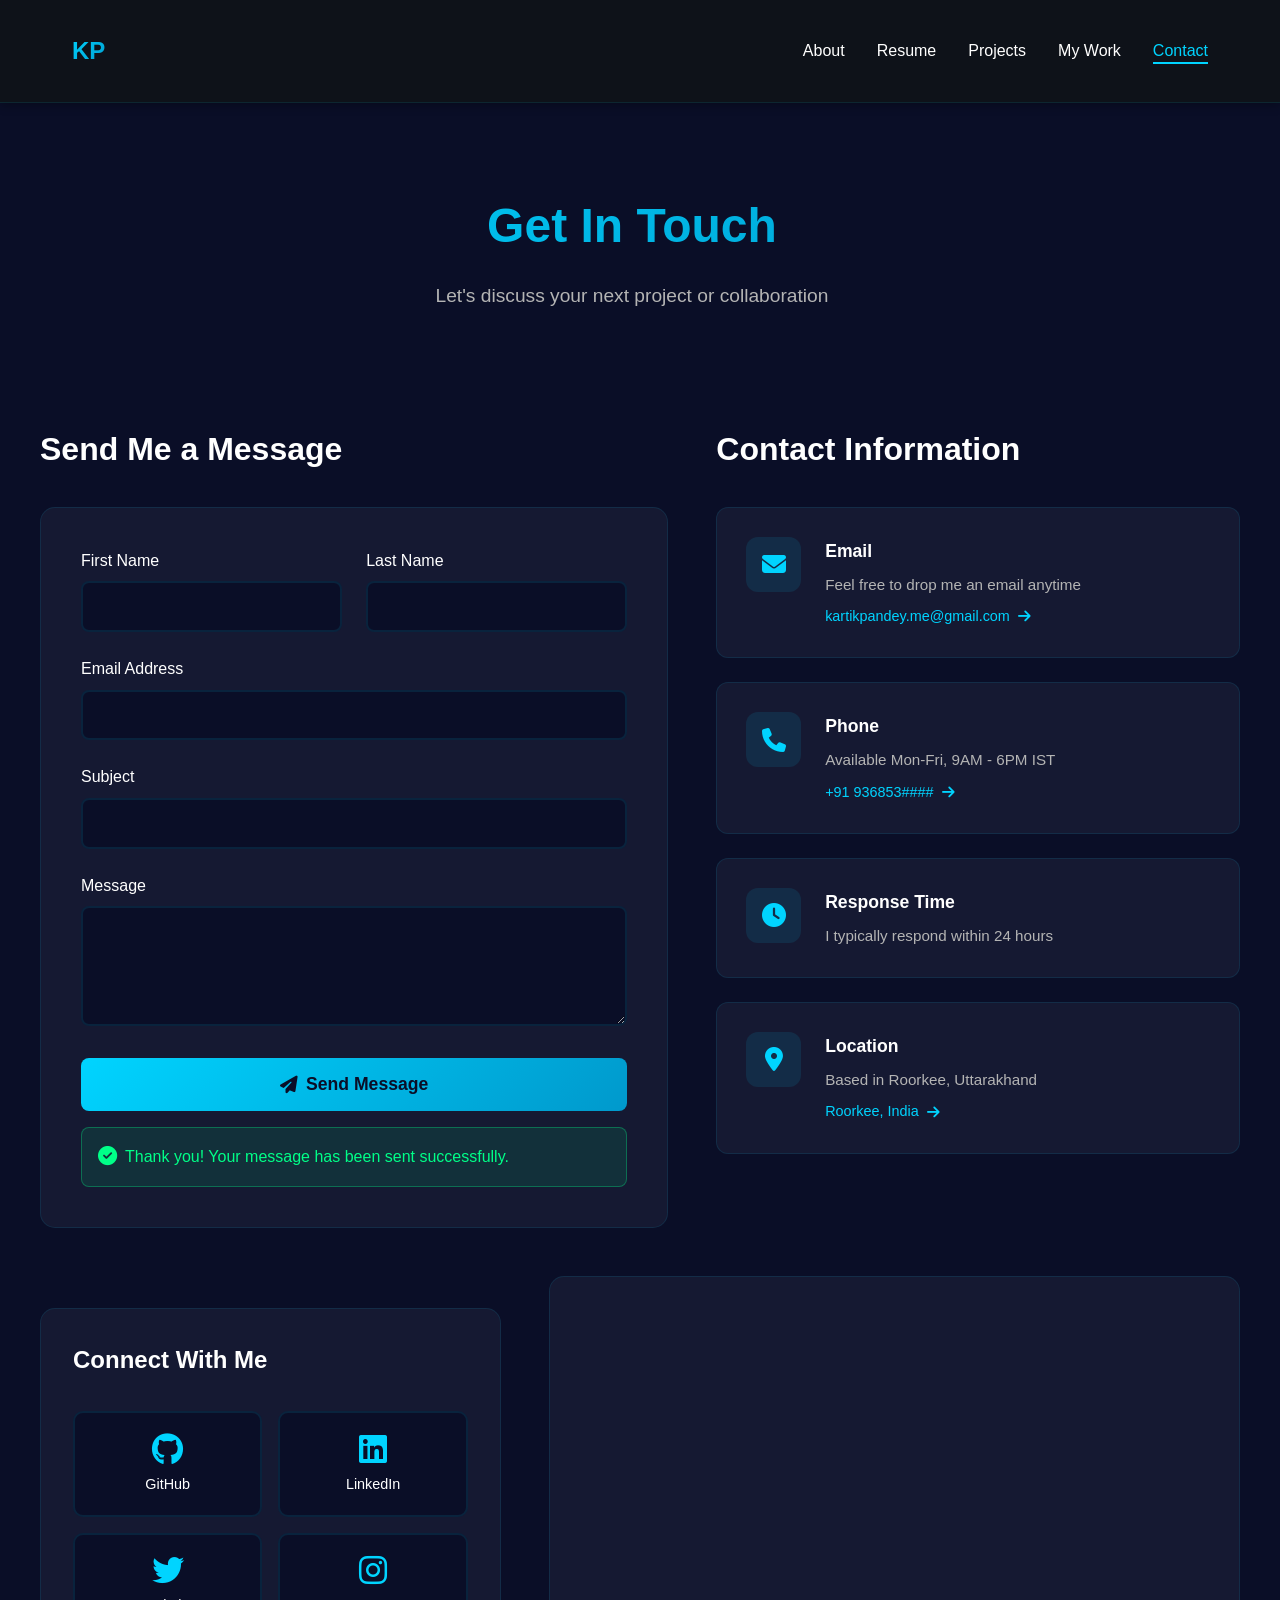
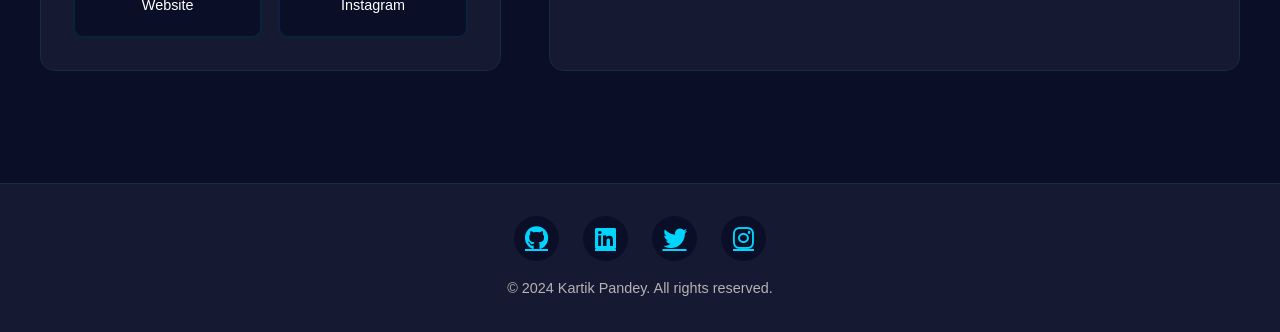
<file: assets/html_files/contact.html>
<!DOCTYPE html>
<html lang="en">
<head>
    <meta charset="UTF-8">
    <meta name="viewport" content="width=device-width, initial-scale=1.0">
    <title>Contact - Kartik Pandey</title>
    <link rel="stylesheet" href="../styles/contact-style.css">
    <link rel="stylesheet" href="../styles/style.css">
    <link rel="stylesheet" href="https://cdnjs.cloudflare.com/ajax/libs/font-awesome/6.4.0/css/all.min.css">
    <style>
        :root {
            --primary-color: #00d4ff;
            --secondary-color: #0099cc;
            --bg-dark: #0a0e27;
            --bg-light: #151932;
            --text-primary: #ffffff;
            --text-secondary: #b4b4b4;
            --gradient: linear-gradient(135deg, #00d4ff 0%, #0099cc 100%);
        }

        * {
            margin: 0;
            padding: 0;
            box-sizing: border-box;
        }

        body {
            font-family: 'Segoe UI', Tahoma, Geneva, Verdana, sans-serif;
            background-color: var(--bg-dark);
            color: var(--text-primary);
            line-height: 1.6;
        }

        /* Animations */
        @keyframes fadeInUp {
            from {
                opacity: 0;
                transform: translateY(30px);
            }
            to {
                opacity: 1;
                transform: translateY(0);
            }
        }

        @keyframes fadeIn {
            from {
                opacity: 0;
            }
            to {
                opacity: 1;
            }
        }

        @keyframes slideInLeft {
            from {
                opacity: 0;
                transform: translateX(-30px);
            }
            to {
                opacity: 1;
                transform: translateX(0);
            }
        }

        @keyframes slideInRight {
            from {
                opacity: 0;
                transform: translateX(30px);
            }
            to {
                opacity: 1;
                transform: translateX(0);
            }
        }

        @keyframes scaleIn {
            from {
                opacity: 0;
                transform: scale(0.9);
            }
            to {
                opacity: 1;
                transform: scale(1);
            }
        }

        /* Navigation */
        .main-nav {
            position: fixed;
            top: 0;
            width: 100%;
            background: rgba(15, 20, 25, 0.95);
            backdrop-filter: blur(10px);
            z-index: 1000;
            box-shadow: 0 2px 10px rgba(0, 0, 0, 0.3);
            transition: transform 0.3s ease, background 0.3s ease;
        }

        .main-nav.scrolled {
            background: rgba(10, 14, 39, 0.98);
            box-shadow: 0 4px 20px rgba(0, 0, 0, 0.5);
        }

        .main-nav.hidden {
            transform: translateY(-100%);
        }

        .nav-container {
            max-width: 1200px;
            margin: 0 auto;
            padding: 1rem 2rem;
            display: flex;
            justify-content: space-between;
            align-items: center;
        }

        .logo {
            font-size: 1.5rem;
            font-weight: bold;
            background: var(--gradient);
            -webkit-background-clip: text;
            -webkit-text-fill-color: transparent;
            background-clip: text;
        }

        .nav-menu {
            display: flex;
            list-style: none;
            gap: 2rem;
        }

        .nav-menu a {
            color: var(--text-primary);
            text-decoration: none;
            transition: color 0.3s;
        }

        .nav-menu a:hover,
        .nav-menu a.active {
            color: var(--primary-color);
        }

        .menu-toggle {
            display: none;
            font-size: 1.5rem;
            cursor: pointer;
        }

        /* Contact Header */
        .contact-header {
            padding: 8rem 2rem 4rem;
            text-align: center;
            margin-top: 60px;
        }

        .contact-header h1 {
            font-size: 3rem;
            margin-bottom: 1rem;
            background: var(--gradient);
            -webkit-background-clip: text;
            -webkit-text-fill-color: transparent;
            background-clip: text;
            opacity: 0;
            animation: fadeInUp 0.8s ease-out forwards;
        }

        .contact-header p {
            color: var(--text-secondary);
            font-size: 1.2rem;
            opacity: 0;
            animation: fadeInUp 0.8s ease-out 0.2s forwards;
        }

        /* Contact Container */
        .contact-container {
            padding: 3rem 2rem;
        }

        .contact-grid {
            max-width: 1200px;
            margin: 0 auto;
            display: grid;
            grid-template-columns: 1.2fr 1fr;
            gap: 3rem;
        }

        .form-section,
        .info-section {
            opacity: 0;
        }

        .form-section {
            animation: slideInLeft 0.8s ease-out 0.4s forwards;
        }

        .info-section {
            animation: slideInRight 0.8s ease-out 0.4s forwards;
        }

        .form-section h2,
        .info-section h2 {
            font-size: 2rem;
            margin-bottom: 2rem;
            color: var(--text-primary);
        }

        /* Contact Form */
        .contact-form {
            background: var(--bg-light);
            padding: 2.5rem;
            border-radius: 15px;
            border: 1px solid rgba(0, 212, 255, 0.1);
        }

        .form-row {
            display: grid;
            grid-template-columns: 1fr 1fr;
            gap: 1.5rem;
        }

        .form-group {
            margin-bottom: 1.5rem;
            opacity: 0;
            animation: fadeIn 0.5s ease-out forwards;
        }

        .form-group:nth-child(1) { animation-delay: 0.6s; }
        .form-group:nth-child(2) { animation-delay: 0.7s; }
        .form-group:nth-child(3) { animation-delay: 0.8s; }
        .form-group:nth-child(4) { animation-delay: 0.9s; }
        .form-group:nth-child(5) { animation-delay: 1s; }

        .form-group label {
            display: block;
            margin-bottom: 0.5rem;
            color: var(--text-primary);
            font-weight: 500;
        }

        .form-group input,
        .form-group textarea {
            width: 100%;
            padding: 0.9rem 1.2rem;
            background: var(--bg-dark);
            border: 2px solid rgba(0, 212, 255, 0.1);
            border-radius: 8px;
            color: var(--text-primary);
            font-size: 1rem;
            transition: all 0.3s ease;
            font-family: inherit;
        }

        .form-group input:focus,
        .form-group textarea:focus {
            outline: none;
            border-color: var(--primary-color);
            box-shadow: 0 0 0 4px rgba(0, 212, 255, 0.1);
        }

        .form-group textarea {
            resize: vertical;
            min-height: 120px;
        }

        .submit-btn {
            width: 100%;
            padding: 1rem 2rem;
            background: var(--gradient);
            color: var(--bg-dark);
            border: none;
            border-radius: 8px;
            font-size: 1.1rem;
            font-weight: 600;
            cursor: pointer;
            transition: all 0.3s ease;
            display: flex;
            align-items: center;
            justify-content: center;
            gap: 0.5rem;
            opacity: 0;
            animation: fadeInUp 0.6s ease-out 1.1s forwards;
        }

        .submit-btn:hover {
            transform: translateY(-3px);
            box-shadow: 0 10px 25px rgba(0, 212, 255, 0.3);
        }

        .form-message {
            margin-top: 1rem;
            padding: 1rem;
            border-radius: 8px;
            display: none;
            align-items: center;
            gap: 0.5rem;
        }

        .form-message.success {
            background: rgba(0, 255, 136, 0.1);
            color: #00ff88;
            border: 1px solid rgba(0, 255, 136, 0.3);
        }

        .form-message i {
            font-size: 1.2rem;
        }

        /* Contact Cards */
        .contact-cards {
            display: flex;
            flex-direction: column;
            gap: 1.5rem;
        }

        .contact-card {
            background: var(--bg-light);
            padding: 1.8rem;
            border-radius: 12px;
            border: 1px solid rgba(0, 212, 255, 0.1);
            display: flex;
            align-items: start;
            gap: 1.5rem;
            transition: all 0.3s ease;
            opacity: 0;
            animation: fadeInUp 0.6s ease-out forwards;
        }

        .contact-card:nth-child(1) { animation-delay: 0.6s; }
        .contact-card:nth-child(2) { animation-delay: 0.7s; }
        .contact-card:nth-child(3) { animation-delay: 0.8s; }
        .contact-card:nth-child(4) { animation-delay: 0.9s; }

        .contact-card:hover {
            border-color: var(--primary-color);
            transform: translateX(5px);
        }

        .card-icon {
            width: 55px;
            height: 55px;
            background: rgba(0, 212, 255, 0.1);
            border-radius: 12px;
            display: flex;
            align-items: center;
            justify-content: center;
            font-size: 1.5rem;
            color: var(--primary-color);
            flex-shrink: 0;
        }

        .card-info h3 {
            font-size: 1.1rem;
            color: var(--text-primary);
            margin-bottom: 0.5rem;
        }

        .card-info p {
            color: var(--text-secondary);
            font-size: 0.95rem;
            line-height: 1.6;
        }

        .info-link {
            display: inline-flex;
            align-items: center;
            gap: 0.5rem;
            color: var(--primary-color);
            text-decoration: none;
            margin-top: 0.5rem;
            font-size: 0.9rem;
            font-weight: 500;
            transition: all 0.3s ease;
        }

        .info-link:hover {
            gap: 0.8rem;
        }

        /* Bottom Grid: Social and Map */
        .bottom-grid {
            max-width: 1200px;
            margin: 3rem auto 0;
            display: grid;
            grid-template-columns: 1fr 1.5fr;
            gap: 3rem;
        }

        /* Social Links Section */
        .social-section {
            padding: 2rem;
            background: var(--bg-light);
            border-radius: 15px;
            border: 1px solid rgba(0, 212, 255, 0.1);
            opacity: 0;
            animation: scaleIn 0.8s ease-out 1.2s forwards;
        }

        .social-section h2 {
            margin-bottom: 2rem;
            color: var(--text-primary);
        }

        .social-grid {
            display: grid;
            grid-template-columns: repeat(2, 1fr);
            gap: 1rem;
        }

        .social-card {
            display: flex;
            flex-direction: column;
            align-items: center;
            gap: 0.5rem;
            padding: 1.2rem;
            background: var(--bg-dark);
            border: 2px solid rgba(0, 212, 255, 0.1);
            border-radius: 10px;
            color: var(--text-primary);
            text-decoration: none;
            transition: all 0.3s ease;
            opacity: 0;
            animation: fadeIn 0.5s ease-out forwards;
        }

        .social-card:nth-child(1) { animation-delay: 1.3s; }
        .social-card:nth-child(2) { animation-delay: 1.4s; }
        .social-card:nth-child(3) { animation-delay: 1.5s; }
        .social-card:nth-child(4) { animation-delay: 1.6s; }

        .social-card:hover {
            border-color: var(--primary-color);
            background: rgba(0, 212, 255, 0.05);
            transform: translateY(-5px);
        }

        .social-card i {
            font-size: 2rem;
            color: var(--primary-color);
        }

        .social-card span {
            font-size: 0.9rem;
            font-weight: 500;
        }

        /* Map Section */
        .map-section {
            background: var(--bg-light);
            border-radius: 15px;
            border: 1px solid rgba(0, 212, 255, 0.1);
            overflow: hidden;
            height: 100%;
            min-height: 150px;
            opacity: 0;
            animation: scaleIn 0.8s ease-out 1.2s forwards;
        }

        .map-container {
            width: 100%;
            height: 100%;
            min-height: 150px;
            position: relative;
        }

        .map-container iframe {
            width: 100%;
            height: 100%;
            border: none;
            filter: grayscale(20%) brightness(0.9) contrast(1.1);
        }

        /* Footer */
        .footer {
            background: var(--bg-light);
            padding: 2rem;
            text-align: center;
            margin-top: 4rem;
            border-top: 1px solid rgba(0, 212, 255, 0.1);
        }

        .footer .social-links {
            display: flex;
            justify-content: center;
            gap: 1.5rem;
            margin-bottom: 1rem;
        }

        .footer .social-links a {
            color: var(--primary-color);
            font-size: 1.5rem;
            transition: all 0.3s ease;
        }

        .footer .social-links a:hover {
            transform: translateY(-3px);
            color: var(--text-primary);
        }

        .footer p {
            color: var(--text-secondary);
            font-size: 0.9rem;
        }

        /* Responsive */
        @media (max-width: 968px) {
            .nav-menu {
                display: none;
            }

            .menu-toggle {
                display: block;
            }

            .contact-header {
                padding: 6rem 2rem 3rem;
            }

            .contact-header h1 {
                font-size: 2.5rem;
            }

            .contact-grid,
            .bottom-grid {
                grid-template-columns: 1fr;
                gap: 2rem;
            }

            .form-row {
                grid-template-columns: 1fr;
            }

            .social-grid {
                grid-template-columns: repeat(2, 1fr);
            }

            .contact-form {
                padding: 2rem;
            }

            .map-section {
                min-height: 200px;
            }

            .form-section,
            .info-section {
                animation-name: fadeInUp;
            }
        }

        @media (max-width: 480px) {
            .contact-header h1 {
                font-size: 2rem;
            }

            .contact-form {
                padding: 1.5rem;
            }

            .contact-card {
                flex-direction: column;
                align-items: center;
                text-align: center;
            }

            .social-grid {
                grid-template-columns: 1fr;
            }
        }
    </style>
</head>
<body>
    <!-- Navigation -->
    <nav class="main-nav">
        <div class="nav-container">
            <div class="logo">KP</div>
            <ul class="nav-menu">
                <li><a href="../../index.html">About</a></li>
                <li><a href="resume.html">Resume</a></li>
                <li><a href="projects.html">Projects</a></li>
                <li><a href="mywork.html">My Work</a></li>
                <li><a href="contact.html" class="active">Contact</a></li>
            </ul>
            <div class="menu-toggle">
                <i class="fas fa-bars"></i>
            </div>
        </div>
    </nav>

    <!-- Contact Header -->
    <section class="contact-header">
        <div class="content-wrapper">
            <h1>Get In Touch</h1>
            <p>Let's discuss your next project or collaboration</p>
        </div>
    </section>

    <!-- Contact Content -->
    <div class="contact-container">
        <div class="contact-grid">
            <!-- Contact Form -->
            <div class="form-section">
                <h2>Send Me a Message</h2>
                <form class="contact-form" id="contactForm">
                    <div class="form-row">
                        <div class="form-group">
                            <label for="firstName">First Name</label>
                            <input type="text" id="firstName" name="firstName" required>
                        </div>
                        <div class="form-group">
                            <label for="lastName">Last Name</label>
                            <input type="text" id="lastName" name="lastName" required>
                        </div>
                    </div>

                    <div class="form-group">
                        <label for="email">Email Address</label>
                        <input type="email" id="email" name="email" required>
                    </div>

                    <div class="form-group">
                        <label for="subject">Subject</label>
                        <input type="text" id="subject" name="subject" required>
                    </div>

                    <div class="form-group">
                        <label for="message">Message</label>
                        <textarea id="message" name="message" required></textarea>
                    </div>

                    <button type="submit" class="submit-btn">
                        <i class="fas fa-paper-plane"></i>
                        Send Message
                    </button>

                    <div class="form-message success">
                        <i class="fas fa-check-circle"></i>
                        <span>Thank you! Your message has been sent successfully.</span>
                    </div>
                </form>
            </div>

            <!-- Contact Information -->
            <div class="info-section">
                <h2>Contact Information</h2>
                
                <div class="contact-cards">
                    <div class="contact-card">
                        <div class="card-icon">
                            <i class="fas fa-envelope"></i>
                        </div>
                        <div class="card-info">
                            <h3>Email</h3>
                            <p>Feel free to drop me an email anytime</p>
                            <a href="mailto:kartikpandey.me@gmail.com" class="info-link">
                                kartikpandey.me@gmail.com
                                <i class="fas fa-arrow-right"></i>
                            </a>
                        </div>
                    </div>

                    <div class="contact-card">
                        <div class="card-icon">
                            <i class="fas fa-phone"></i>
                        </div>
                        <div class="card-info">
                            <h3>Phone</h3>
                            <p>Available Mon-Fri, 9AM - 6PM IST</p>
                            <a href="tel:+919368530000" class="info-link">
                                +91 936853####
                                <i class="fas fa-arrow-right"></i>
                            </a>
                        </div>
                    </div>

                    <div class="contact-card">
                        <div class="card-icon">
                            <i class="fas fa-clock"></i>
                        </div>
                        <div class="card-info">
                            <h3>Response Time</h3>
                            <p>I typically respond within 24 hours</p>
                        </div>
                    </div>

                    <div class="contact-card">
                        <div class="card-icon">
                            <i class="fas fa-map-marker-alt"></i>
                        </div>
                        <div class="card-info">
                            <h3>Location</h3>
                            <p>Based in Roorkee, Uttarakhand</p>
                            <span class="info-link">
                                Roorkee, India
                                <i class="fas fa-arrow-right"></i>
                            </span>
                        </div>
                    </div>
                </div>
            </div>
        </div>

        <!-- Bottom Grid: Social and Map -->
        <div class="bottom-grid">
            <!-- Social Links Section -->
            <div class="social-section">
                <h2>Connect With Me</h2>
                <div class="social-grid">
                    <a href="https://github.com/kartikbhai23" class="social-card" target="_blank"> 
                        <i class="fab fa-github"></i>
                        <span>GitHub</span>
                    </a>
                    <a href="https://www.linkedin.com/in/kartik-pandey23/" class="social-card" target="_blank">
                        <i class="fab fa-linkedin"></i>
                        <span>LinkedIn</span>
                    </a>
                    <a href="#" class="social-card" target="_blank">
                        <i class="fab fa-twitter"></i>
                        <span>Website</span>
                    </a>
                    <a href="https://www.instagram.com/kartik_pandey2375/" class="social-card" target="_blank">
                        <i class="fab fa-instagram"></i>
                        <span>Instagram</span>
                    </a>
                </div>
            </div>

            <!-- Map Section -->
            <div class="map-section">
                <div class="map-container">
                    <iframe 
                        src="https://www.google.com/maps/embed?pb=!1m18!1m12!1m3!1d13838.756516984537!2d77.88276!3d29.8543!2m3!1f0!2f0!3f0!3m2!1i1024!2i768!4f13.1!3m3!1m2!1s0x390eb36115e63d93%3A0x3e8b9c5c4e909f9e!2sRoorkee%2C%20Uttarakhand!5e0!3m2!1sen!2sin!4v1234567890"
                        loading="lazy" 
                        referrerpolicy="no-referrer-when-downgrade">
                    </iframe>
                </div>
            </div>
        </div>
    </div>

    <!-- Footer -->
    <footer class="footer">
        <div class="footer-content">
            <div class="social-links">
                <a href="https://github.com/kartikbhai23"><i class="fab fa-github"></i></a>
                <a href="https://www.linkedin.com/in/kartik-pandey23/"><i class="fab fa-linkedin"></i></a>
                <a href="#"><i class="fab fa-twitter"></i></a>
                <a href="https://www.instagram.com/kartik_pandey2375/"><i class="fab fa-instagram"></i></a>
            </div>
            <p>&copy; 2024 Kartik Pandey. All rights reserved.</p>
        </div>
    </footer>

    <script>
        // Navbar scroll behavior - hide on scroll down, show on scroll up
        let lastScrollTop = 0;
        const nav = document.querySelector('.main-nav');
        
        window.addEventListener('scroll', function() {
            let scrollTop = window.pageYOffset || document.documentElement.scrollTop;
            
            // Add scrolled class for enhanced background
            if (scrollTop > 50) {
                nav.classList.add('scrolled');
            } else {
                nav.classList.remove('scrolled');
            }
            
            // Hide/show navbar based on scroll direction
            if (scrollTop > lastScrollTop && scrollTop > 100) {
                // Scrolling down
                nav.classList.add('hidden');
            } else {
                // Scrolling up
                nav.classList.remove('hidden');
            }
            
            lastScrollTop = scrollTop <= 0 ? 0 : scrollTop;
        });

        // Contact form handling
        document.getElementById('contactForm').addEventListener('submit', function(e) {
            e.preventDefault();
            
            // Show success message
            const message = document.querySelector('.form-message');
            message.style.display = 'flex';
            
            // Reset form
            this.reset();
            
            // Hide message after 5 seconds
            setTimeout(() => {
                message.style.display = 'none';
            }, 5000);
        });

        // Mobile menu toggle
        document.querySelector('.menu-toggle').addEventListener('click', function() {
            document.querySelector('.nav-menu').classList.toggle('active');
        });
    </script>
</body>
</html>
</file>
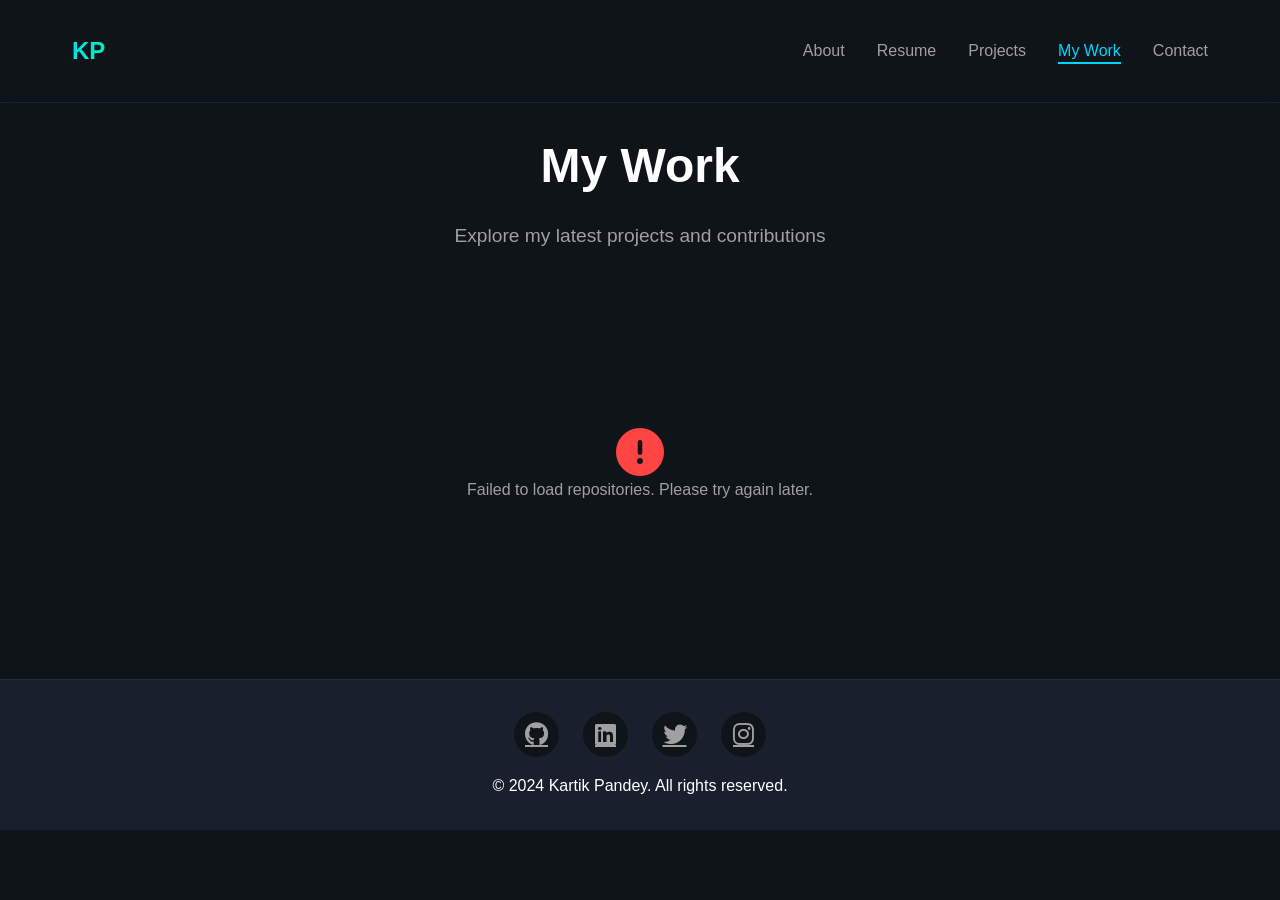
<file: assets/html_files/mywork.html>
<!DOCTYPE html>
<html lang="en">
<head>
    <meta charset="UTF-8">
    <meta name="viewport" content="width=device-width, initial-scale=1.0">
    <title>My Work - Kartik Pandey</title>
    <link rel="stylesheet" href="../styles/style.css">
    <link rel="stylesheet" href="https://cdnjs.cloudflare.com/ajax/libs/font-awesome/6.4.0/css/all.min.css">
    <style>
        :root {
            --bg-dark: #0f1419;
            --bg-light: #1a1f2e;
            --primary-color: #00d4ff;
            --accent-color: #00ffa3;
            --text-primary: #ffffff;
            --text-secondary: #a0a0a0;
            --gradient: linear-gradient(135deg, #00d4ff 0%, #00ffa3 100%);
        }

        * {
            margin: 0;
            padding: 0;
            box-sizing: border-box;
        }

        body {
            font-family: 'Segoe UI', Tahoma, Geneva, Verdana, sans-serif;
            background-color: var(--bg-dark);
            color: var(--text-primary);
            line-height: 1.6;
        }

        .main-nav {
            position: fixed;
            top: 0;
            width: 100%;
            background: transparent;
            z-index: 1000;
            transition: transform 0.3s ease, background 0.3s ease;
        }

        .main-nav.scrolled {
            background: rgba(15, 20, 25, 0.95);
            backdrop-filter: blur(10px);
            border-bottom: 1px solid rgba(0, 212, 255, 0.1);
            box-shadow: 0 2px 10px rgba(0, 0, 0, 0.3);
        }

        .main-nav.hidden {
            transform: translateY(-100%);
        }

        .nav-container {
            max-width: 1200px;
            margin: 0 auto;
            padding: 1rem 2rem;
            display: flex;
            justify-content: space-between;
            align-items: center;
        }

        .logo {
            font-size: 1.5rem;
            font-weight: bold;
            color: var(--text-primary);
        }

        .nav-menu {
            display: flex;
            list-style: none;
            gap: 2rem;
        }

        .nav-menu a {
            color: var(--text-secondary);
            text-decoration: none;
            transition: color 0.3s;
        }

        .nav-menu a:hover,
        .nav-menu a.active {
            color: var(--primary-color);
        }

        .menu-toggle {
            display: none;
            font-size: 1.5rem;
            cursor: pointer;
        }

        .work-header {
            padding: 8rem 2rem 4rem;
            text-align: center;
        }

        .work-header h1 {
            font-size: 3rem;
            margin-bottom: 1rem;
            color: var(--text-primary);
            animation: fadeInUp 0.8s ease-out;
        }

        .work-header p {
            color: var(--text-secondary);
            font-size: 1.2rem;
            animation: fadeInUp 0.8s ease-out 0.2s both;
        }

        @keyframes fadeInUp {
            from {
                opacity: 0;
                transform: translateY(30px);
            }
            to {
                opacity: 1;
                transform: translateY(0);
            }
        }

        .work-container {
            max-width: 1200px;
            margin: 0 auto;
            padding: 3rem 2rem;
        }

        .loading {
            text-align: center;
            padding: 4rem 2rem;
            color: var(--text-secondary);
        }

        .loading i {
            font-size: 3rem;
            animation: spin 1s linear infinite;
            color: var(--primary-color);
        }

        @keyframes spin {
            0% { transform: rotate(0deg); }
            100% { transform: rotate(360deg); }
        }

        .repos-grid {
            display: grid;
            grid-template-columns: repeat(auto-fill, minmax(450px, 1fr));
            gap: 2rem;
        }

        .repo-card {
            background: var(--bg-light);
            border-radius: 15px;
            border: 1px solid rgba(0, 212, 255, 0.1);
            padding: 2rem;
            transition: all 0.3s ease;
            cursor: pointer;
            display: flex;
            flex-direction: column;
            height: 100%;
            opacity: 0;
            animation: fadeInUp 0.5s ease-out forwards;
        }

        .repo-card:nth-child(1) { animation-delay: 0.1s; }
        .repo-card:nth-child(2) { animation-delay: 0.2s; }
        .repo-card:nth-child(3) { animation-delay: 0.3s; }
        .repo-card:nth-child(4) { animation-delay: 0.4s; }
        .repo-card:nth-child(5) { animation-delay: 0.5s; }
        .repo-card:nth-child(6) { animation-delay: 0.6s; }
        .repo-card:nth-child(n+7) { animation-delay: 0.7s; }

        .repo-card:hover {
            border-color: var(--primary-color);
            transform: translateY(-5px);
            box-shadow: 0 15px 40px rgba(0, 212, 255, 0.2);
        }

        .repo-header {
            display: flex;
            align-items: flex-start;
            gap: 1.5rem;
            margin-bottom: 1.5rem;
        }

        .repo-icon {
            width: 60px;
            height: 60px;
            background: rgba(0, 212, 255, 0.1);
            border-radius: 12px;
            display: flex;
            align-items: center;
            justify-content: center;
            font-size: 1.8rem;
            color: var(--primary-color);
            flex-shrink: 0;
        }

        .repo-info {
            flex: 1;
            display: flex;
            flex-direction: column;
        }

        .repo-language {
            display: inline-block;
            padding: 0.3rem 0.8rem;
            background: rgba(0, 212, 255, 0.1);
            color: var(--text-secondary);
            border-radius: 12px;
            font-size: 0.75rem;
            margin-bottom: 0.5rem;
            width: fit-content;
        }

        .repo-title {
            font-size: 1.3rem;
            color: var(--primary-color);
            margin-bottom: 0.5rem;
            font-weight: 600;
        }

        .repo-description {
            color: var(--text-secondary);
            line-height: 1.6;
            margin-bottom: 1rem;
            flex: 1;
            display: -webkit-box;
            -webkit-line-clamp: 3;
            -webkit-box-orient: vertical;
            overflow: hidden;
            text-overflow: ellipsis;
            min-height: 4.5em;
        }

        .repo-stats {
            display: flex;
            gap: 2rem;
            align-items: center;
            color: var(--text-secondary);
            font-size: 0.9rem;
        }

        .stat-item {
            display: flex;
            align-items: center;
            gap: 0.4rem;
        }

        .stat-item i {
            color: var(--primary-color);
        }

        .repo-links {
            margin-top: auto;
            padding-top: 1.5rem;
            border-top: 1px solid rgba(0, 212, 255, 0.1);
            display: flex;
            gap: 1rem;
        }

        .repo-link {
            padding: 0.6rem 1.2rem;
            background: rgba(0, 212, 255, 0.1);
            color: var(--primary-color);
            text-decoration: none;
            border-radius: 8px;
            font-size: 0.9rem;
            transition: all 0.3s;
            display: inline-flex;
            align-items: center;
            gap: 0.5rem;
        }

        .repo-link:hover {
            background: var(--primary-color);
            color: var(--bg-dark);
        }

        .footer {
            background: var(--bg-light);
            padding: 2rem;
            text-align: center;
            margin-top: 4rem;
            border-top: 1px solid rgba(0, 212, 255, 0.1);
        }

        .social-links {
            display: flex;
            justify-content: center;
            gap: 1.5rem;
            margin-bottom: 1rem;
        }

        .social-links a {
            color: var(--text-secondary);
            font-size: 1.5rem;
            transition: color 0.3s;
        }

        .social-links a:hover {
            color: var(--primary-color);
        }

        @media (max-width: 768px) {
            .nav-menu {
                display: none;
            }

            .menu-toggle {
                display: block;
            }

            .work-header h1 {
                font-size: 2rem;
            }

            .repos-grid {
                grid-template-columns: 1fr;
            }

            .repo-header {
                flex-direction: row;
            }

            .repo-stats {
                flex-direction: column;
                gap: 0.5rem;
                align-items: flex-start;
            }
        }
    </style>
</head>
<body>
    <!-- Navigation -->
    <nav class="main-nav">
        <div class="nav-container">
            <div class="logo">KP</div>
            <ul class="nav-menu">
                <li><a href="../../index.html">About</a></li>
                <li><a href="resume.html">Resume</a></li>
                <li><a href="projects.html">Projects</a></li>
                <li><a href="mywork.html" class="active">My Work</a></li>
                <li><a href="contact.html">Contact</a></li>
            </ul>
            <div class="menu-toggle">
                <i class="fas fa-bars"></i>
            </div>
        </div>
    </nav>

    <!-- Work Header -->
    <section class="work-header">
        <h1>My Work</h1>
        <p>Explore my latest projects and contributions</p>
    </section>

    <!-- Repository Container -->
    <div class="work-container">
        <div class="loading" id="loading">
            <i class="fas fa-spinner"></i>
            <p>Loading repositories...</p>
        </div>
        <div class="repos-grid" id="reposGrid"></div>
    </div>

    <!-- Footer -->
    <footer class="footer">
        <div class="social-links">
            <a href="https://github.com/kartikbhai23" target="_blank"><i class="fab fa-github"></i></a>
            <a href="https://www.linkedin.com/in/kartik-pandey23/" target="_blank"><i class="fab fa-linkedin"></i></a>
            <a href="#"><i class="fab fa-twitter"></i></a>
            <a href="https://www.instagram.com/kartik_pandey2375/" target="_blank"><i class="fab fa-instagram"></i></a>
        </div>
        <p>&copy; 2024 Kartik Pandey. All rights reserved.</p>
    </footer>

    <script>
        const GITHUB_USERNAME = 'kartikbhai23';

        // Navbar scroll effect with hide/show on scroll
        let lastScrollTop = 0;
        const nav = document.querySelector('.main-nav');
        
        window.addEventListener('scroll', function() {
            let scrollTop = window.pageYOffset || document.documentElement.scrollTop;
            
            // Add scrolled class for background
            if (scrollTop > 50) {
                nav.classList.add('scrolled');
            } else {
                nav.classList.remove('scrolled');
            }
            
            // Hide/show navbar based on scroll direction
            if (scrollTop > lastScrollTop && scrollTop > 100) {
                // Scrolling down
                nav.classList.add('hidden');
            } else {
                // Scrolling up
                nav.classList.remove('hidden');
            }
            
            lastScrollTop = scrollTop <= 0 ? 0 : scrollTop;
        });

        // Language icons mapping
        const languageIcons = {
            'JavaScript': 'fab fa-js',
            'Python': 'fab fa-python',
            'Java': 'fab fa-java',
            'HTML': 'fab fa-html5',
            'CSS': 'fab fa-css3-alt',
            'TypeScript': 'fab fa-js',
            'React': 'fab fa-react',
            'Vue': 'fab fa-vuejs',
            'PHP': 'fab fa-php',
            'Ruby': 'fas fa-gem',
            'Go': 'fas fa-code',
            'Rust': 'fas fa-cog',
            'C++': 'fas fa-code',
            'C': 'fas fa-code',
            'Swift': 'fab fa-swift',
            'Kotlin': 'fas fa-mobile-alt',
            'Jupyter Notebook': 'fas fa-book',
            'default': 'fas fa-code'
        };

        async function fetchGitHubRepos() {
            try {
                const response = await fetch(`https://api.github.com/users/${GITHUB_USERNAME}/repos?sort=updated&per_page=100`);
                
                if (!response.ok) {
                    throw new Error('Failed to fetch repositories');
                }

                const repos = await response.json();
                
                // Filter out forks and sort by stars and update date
                const filteredRepos = repos
                    .filter(repo => !repo.fork)
                    .sort((a, b) => {
                        // Prioritize repos with more stars, then by update date
                        if (b.stargazers_count !== a.stargazers_count) {
                            return b.stargazers_count - a.stargazers_count;
                        }
                        return new Date(b.updated_at) - new Date(a.updated_at);
                    });

                displayRepos(filteredRepos);
            } catch (error) {
                console.error('Error fetching repos:', error);
                document.getElementById('loading').innerHTML = `
                    <i class="fas fa-exclamation-circle" style="color: #ff4444;"></i>
                    <p>Failed to load repositories. Please try again later.</p>
                `;
            }
        }

        function getLanguageIcon(language) {
            return languageIcons[language] || languageIcons['default'];
        }

        function displayRepos(repos) {
            const loading = document.getElementById('loading');
            const grid = document.getElementById('reposGrid');
            
            loading.style.display = 'none';

            if (repos.length === 0) {
                grid.innerHTML = '<p style="text-align: center; color: var(--text-secondary);">No repositories found.</p>';
                return;
            }

            repos.forEach(repo => {
                const card = document.createElement('div');
                card.className = 'repo-card';
                
                const description = repo.description || 'No description available';
                const language = repo.language || 'Unknown';
                const icon = getLanguageIcon(language);
                
                card.innerHTML = `
                    <div class="repo-header">
                        <div class="repo-icon">
                            <i class="${icon}"></i>
                        </div>
                        <div class="repo-info">
                            <div class="repo-language">${language}</div>
                            <h3 class="repo-title">${repo.name}</h3>
                            <p class="repo-description">${description}</p>
                        </div>
                    </div>
                    <div class="repo-stats">
                        <div class="stat-item">
                            <i class="fas fa-star"></i>
                            <span>${repo.stargazers_count}</span>
                        </div>
                        <div class="stat-item">
                            <i class="fas fa-code-branch"></i>
                            <span>${repo.forks_count}</span>
                        </div>
                        ${repo.size ? `
                        <div class="stat-item">
                            <i class="fas fa-database"></i>
                            <span>${(repo.size / 1024).toFixed(1)} MB</span>
                        </div>
                        ` : ''}
                    </div>
                    <div class="repo-links">
                        <a href="${repo.html_url}" class="repo-link" target="_blank" rel="noopener noreferrer">
                            <i class="fab fa-github"></i>
                            View on GitHub
                        </a>
                        ${repo.homepage ? `
                        <a href="${repo.homepage}" class="repo-link" target="_blank" rel="noopener noreferrer">
                            <i class="fas fa-external-link-alt"></i>
                            Live Demo
                        </a>
                        ` : ''}
                    </div>
                `;
                
                grid.appendChild(card);
            });
        }

        // Fetch repos when page loads
        fetchGitHubRepos();

        // Mobile menu toggle
        document.querySelector('.menu-toggle').addEventListener('click', function() {
            document.querySelector('.nav-menu').classList.toggle('active');
        });
    </script>
</body>
</html>
</file>
<file: assets/styles/contact-style.css>
/* Contact Page Styles */

.contact-header {
    /* background: linear-gradient(135deg, rgba(0, 212, 255, 0.1) 0%, rgba(0, 153, 204, 0.1) 100%); */
    padding: 8rem 2rem 4rem;
    text-align: center;
    margin-top: 60px;
}

.contact-header h1 {
    font-size: 3rem;
    margin-bottom: 1rem;
    background: var(--gradient);
    -webkit-background-clip: text;
    -webkit-text-fill-color: transparent;
    background-clip: text;
}

.contact-header p {
    color: var(--text-secondary);
    font-size: 1.2rem;
}

.contact-container {
    padding: 3rem 2rem;
}

.contact-grid {
    max-width: 1200px;
    margin: 0 auto;
    display: grid;
    grid-template-columns: 1.2fr 1fr;
    gap: 3rem;
}

.form-section h2,
.info-section h2 {
    font-size: 2rem;
    margin-bottom: 2rem;
    color: var(--text-primary);
}

/* Contact Form */
.contact-form {
    background: var(--bg-light);
    padding: 2.5rem;
    border-radius: 15px;
    border: 1px solid rgba(0, 212, 255, 0.1);
}

.form-row {
    display: grid;
    grid-template-columns: 1fr 1fr;
    gap: 1.5rem;
}

.form-group {
    margin-bottom: 1.5rem;
}

.form-group label {
    display: block;
    margin-bottom: 0.5rem;
    color: var(--text-primary);
    font-weight: 500;
}

.form-group input,
.form-group textarea {
    width: 100%;
    padding: 0.9rem 1.2rem;
    background: var(--bg-dark);
    border: 2px solid rgba(0, 212, 255, 0.1);
    border-radius: 8px;
    color: var(--text-primary);
    font-size: 1rem;
    transition: all 0.3s ease;
    font-family: inherit;
}

.form-group input:focus,
.form-group textarea:focus {
    outline: none;
    border-color: var(--primary-color);
    box-shadow: 0 0 0 4px rgba(0, 212, 255, 0.1);
}

.form-group textarea {
    resize: vertical;
    min-height: 120px;
}

.submit-btn {
    width: 100%;
    padding: 1rem 2rem;
    background: var(--gradient);
    color: var(--bg-dark);
    border: none;
    border-radius: 8px;
    font-size: 1.1rem;
    font-weight: 600;
    cursor: pointer;
    transition: all 0.3s ease;
    display: flex;
    align-items: center;
    justify-content: center;
    gap: 0.5rem;
}

.submit-btn:hover {
    transform: translateY(-3px);
    box-shadow: 0 10px 25px rgba(0, 212, 255, 0.3);
}

.form-message {
    margin-top: 1rem;
    padding: 1rem;
    border-radius: 8px;
    display: none;
    align-items: center;
    gap: 0.5rem;
}

.form-message.success {
    display: flex;
    background: rgba(0, 255, 136, 0.1);
    color: #00ff88;
    border: 1px solid rgba(0, 255, 136, 0.3);
}

.form-message i {
    font-size: 1.2rem;
}

/* Contact Cards */
.contact-cards {
    display: flex;
    flex-direction: column;
    gap: 1.5rem;
}

.contact-card {
    background: var(--bg-light);
    padding: 1.8rem;
    border-radius: 12px;
    border: 1px solid rgba(0, 212, 255, 0.1);
    display: flex;
    align-items: start;
    gap: 1.5rem;
    transition: all 0.3s ease;
}

.contact-card:hover {
    border-color: var(--primary-color);
    transform: translateX(5px);
}

.card-icon {
    width: 55px;
    height: 55px;
    background: rgba(0, 212, 255, 0.1);
    border-radius: 12px;
    display: flex;
    align-items: center;
    justify-content: center;
    font-size: 1.5rem;
    color: var(--primary-color);
    flex-shrink: 0;
}

.card-info h3 {
    font-size: 1.1rem;
    color: var(--text-primary);
    margin-bottom: 0.5rem;
}

.card-info p {
    color: var(--text-secondary);
    font-size: 0.95rem;
    line-height: 1.6;
}

.info-link {
    display: inline-flex;
    align-items: center;
    gap: 0.5rem;
    color: var(--primary-color);
    text-decoration: none;
    margin-top: 0.5rem;
    font-size: 0.9rem;
    font-weight: 500;
    transition: all 0.3s ease;
}

.info-link:hover {
    gap: 0.8rem;
}

/* Social Section */
.social-section {
    margin-top: 2rem;
    padding: 2rem;
    background: var(--bg-light);
    border-radius: 15px;
    border: 1px solid rgba(0, 212, 255, 0.1);
}

.social-section h3 {
    font-size: 1.3rem;
    margin-bottom: 1.5rem;
    color: var(--text-primary);
}

.social-grid {
    display: grid;
    grid-template-columns: repeat(2, 1fr);
    gap: 1rem;
}

.social-card {
    display: flex;
    flex-direction: column;
    align-items: center;
    gap: 0.5rem;
    padding: 1.2rem;
    background: var(--bg-dark);
    border: 2px solid rgba(0, 212, 255, 0.1);
    border-radius: 10px;
    color: var(--text-primary);
    text-decoration: none;
    transition: all 0.3s ease;
}

.social-card:hover {
    border-color: var(--primary-color);
    background: rgba(0, 212, 255, 0.05);
    transform: translateY(-5px);
}

.social-card i {
    font-size: 2rem;
    color: var(--primary-color);
}

.social-card span {
    font-size: 0.9rem;
    font-weight: 500;
}

/* Responsive */
@media (max-width: 968px) {
    .contact-header {
        padding: 6rem 2rem 3rem;
    }

    .contact-header h1 {
        font-size: 2.5rem;
    }

    .contact-grid {
        grid-template-columns: 1fr;
        gap: 2rem;
    }

    .form-row {
        grid-template-columns: 1fr;
    }

    .social-grid {
        grid-template-columns: 1fr;
    }

    .contact-form {
        padding: 2rem;
    }
}

@media (max-width: 480px) {
    .contact-header h1 {
        font-size: 2rem;
    }

    .contact-form {
        padding: 1.5rem;
    }

    .contact-card {
        flex-direction: column;
        align-items: center;
        text-align: center;
    }
}
</file>
<file: assets/styles/style.css>
* {
    margin: 0;
    padding: 0;
    box-sizing: border-box;
}

:root {
    --primary-color: #00d4ff;
    --secondary-color: #0099cc;
    --accent-color: #00ffcc;
    /* --bg-dark: #0f1419; */
    --bg-dark: rgba(15, 20, 25, 0.95);;
    --bg-light: #1a1f2e;
    --text-primary: #ffffff;
    --text-secondary: #a8b2d1;
    --gradient: linear-gradient(135deg, #00d4ff 0%, #0099cc 100%);
}

body {
    font-family: 'Segoe UI', Tahoma, Geneva, Verdana, sans-serif;
    background-color: var(--bg-dark);
    color: var(--text-primary);
    line-height: 1.6;
}

/* Navigation */
.main-nav {
    background: rgba(15, 20, 25, 0.95);
    backdrop-filter: blur(10px);
    padding: 1rem 0;
    position: fixed;
    width: 100%;
    top: 0;
    z-index: 1000;
    border-bottom: 1px solid rgba(0, 212, 255, 0.1);
}

.nav-container {
    max-width: 1200px;
    margin: 0 auto;
    padding: 0 2rem;
    display: flex;
    justify-content: space-between;
    align-items: center;
}

.logo {
    font-size: 28px;
    font-weight: 700;
    background: var(--gradient);
    -webkit-background-clip: text;
    -webkit-text-fill-color: transparent;
    background-clip: text;
}

.nav-menu {
    display: flex;
    list-style: none;
    gap: 2rem;
}

.nav-menu a {
    color: var(--text-secondary);
    text-decoration: none;
    font-weight: 500;
    transition: all 0.3s ease;
    position: relative;
}

.nav-menu a::after {
    content: '';
    position: absolute;
    bottom: -5px;
    left: 0;
    width: 0;
    height: 2px;
    background: var(--primary-color);
    transition: width 0.3s ease;
}

.nav-menu a:hover,
.nav-menu a.active {
    color: var(--primary-color);
}

.nav-menu a:hover::after,
.nav-menu a.active::after {
    width: 100%;
}

.menu-toggle {
    display: none;
    font-size: 24px;
    cursor: pointer;
    color: var(--primary-color);
}

/* Hero Section */
.hero {
    min-height: 100vh;
    display: flex;
    align-items: center;
    justify-content: space-between;
    max-width: 1200px;
    margin: 0 auto;
    padding: 6rem 2rem 2rem;
    gap: 4rem;
}

.hero-content {
    flex: 1;
}

.hello {
    color: var(--primary-color);
    font-size: 1.2rem;
    font-weight: 500;
}

.name-title {
    font-size: 4rem;
    margin: 0.5rem 0;
    background: var(--gradient);
    -webkit-background-clip: text;
    -webkit-text-fill-color: transparent;
    background-clip: text;
}

/* UPDATED CSS RULE */
.tagline {
    font-size: 1.5rem;
    color: var(--text-secondary);
    margin-bottom: 2rem;
    white-space: pre-wrap; /* Allows the injected <br> tag to create a new line */
}

.hero-buttons {
    display: flex;
    gap: 1rem;
}

.btn {
    padding: 0.8rem 2rem;
    border-radius: 8px;
    text-decoration: none;
    font-weight: 600;
    transition: all 0.3s ease;
    display: inline-block;
}

.btn-primary {
    background: var(--gradient);
    color: var(--bg-dark);
}

.btn-primary:hover {
    transform: translateY(-3px);
    box-shadow: 0 10px 25px rgba(0, 212, 255, 0.3);
}

.btn-secondary {
    border: 2px solid var(--primary-color);
    color: var(--primary-color);
}

.btn-secondary:hover {
    background: var(--primary-color);
    color: var(--bg-dark);
}

.hero-image {
    flex: 1;
    display: flex;
    justify-content: center;
}

.image-container {
    width: 400px;
    height: 400px;
    border-radius: 50%;
    overflow: hidden;
    border: 5px solid var(--primary-color);
    box-shadow: 0 0 50px rgba(0, 212, 255, 0.3);
    position: relative;
}

.image-container::before {
    content: '';
    position: absolute;
    inset: -5px;
    border-radius: 50%;
    padding: 5px;
    background: var(--gradient);
    -webkit-mask: linear-gradient(#fff 0 0) content-box, linear-gradient(#fff 0 0);
    -webkit-mask-composite: xor;
    mask-composite: exclude;
}

.image-container img {
    width: 100%;
    height: 100%;
    object-fit: cover;
}

/* Content Sections */
.about-section,
.skills-section {
    padding: 5rem 2rem;
    max-width: 1200px;
    margin: 0 auto;
}

.section-header {
    text-align: center;
    margin-bottom: 3rem;
}

.section-header h2 {
    font-size: 2.5rem;
    margin-bottom: 1rem;
}

.divider {
    width: 80px;
    height: 4px;
    background: var(--gradient);
    margin: 0 auto;
    border-radius: 2px;
}

.content-wrapper {
    max-width: 1200px;
}

/* About Grid */
.about-grid {
    display: grid;
    grid-template-columns: 2fr 1fr;
    gap: 3rem;
    margin-top: 3rem;
}

.about-text p {
    color: var(--text-secondary);
    margin-bottom: 1.5rem;
    font-size: 1.1rem;
}

.quick-info {
    margin-top: 2rem;
    display: flex;
    flex-direction: column;
    gap: 1rem;
}

.info-item {
    display: flex;
    align-items: center;
    gap: 1rem;
    padding: 1rem;
    background: var(--bg-light);
    border-radius: 10px;
    border-left: 3px solid var(--primary-color);
}

.info-item i {
    font-size: 1.5rem;
    color: var(--primary-color);
}

.info-item div {
    display: flex;
    flex-direction: column;
}

.info-item strong {
    color: var(--text-primary);
    margin-bottom: 0.2rem;
}

.info-item span {
    color: var(--text-secondary);
    font-size: 0.9rem;
}

/* Stats Box */
.stats-box {
    background: var(--bg-light);
    border-radius: 15px;
    padding: 2rem;
    display: grid;
    grid-template-columns: 1fr 1fr;
    gap: 2rem;
}

.stat {
    text-align: center;
}

.stat h3 {
    font-size: 2.5rem;
    color: var(--primary-color);
    margin-bottom: 0.5rem;
}

.stat p {
    color: var(--text-secondary);
    font-size: 0.9rem;
}

/* Skills Section */
.skills-container {
    display: grid;
    grid-template-columns: repeat(3, 1fr);
    gap: 2rem;
}

.skill-column h3 {
    color: var(--primary-color);
    margin-bottom: 1.5rem;
    font-size: 1.3rem;
}

.skill-list {
    display: flex;
    flex-direction: column;
    gap: 1.5rem;
}

.skill-item {
    background: var(--bg-light);
    padding: 1rem;
    border-radius: 10px;
}

.skill-name {
    display: block;
    margin-bottom: 0.5rem;
    font-weight: 500;
}

.skill-bar {
    height: 8px;
    background: rgba(255, 255, 255, 0.1);
    border-radius: 10px;
    overflow: hidden;
}

.skill-progress {
    height: 100%;
    border-radius: 10px;
    transition: width 1s ease;
}

.skill-item.expert .skill-progress {
    background: var(--gradient);
}

.skill-item.proficient .skill-progress {
    background: linear-gradient(135deg, #0099cc 0%, #0077aa 100%);
}

.skill-item.learning .skill-progress {
    background: linear-gradient(135deg, #00ffcc 0%, #00ccaa 100%);
}

/* Footer */
.footer {
    background: var(--bg-light);
    padding: 2rem;
    text-align: center;
    border-top: 1px solid rgba(0, 212, 255, 0.1);
}

.social-links {
    display: flex;
    justify-content: center;
    gap: 1.5rem;
    margin-bottom: 1rem;
}

.social-links a {
    width: 45px;
    height: 45px;
    display: flex;
    align-items: center;
    justify-content: center;
    background: var(--bg-dark);
    border-radius: 50%;
    color: var(--primary-color);
    transition: all 0.3s ease;
}

.social-links a:hover {
    background: var(--gradient);
    color: var(--bg-dark);
    transform: translateY(-3px);
}

.footer-content p {
    color: var(--text-secondary);
}

/* Responsive Design */
@media (max-width: 968px) {
    .hero {
        flex-direction: column-reverse;
        text-align: center;
    }

    .name-title {
        font-size: 3rem;
    }

    .hero-buttons {
        justify-content: center;
    }

    .image-container {
        width: 300px;
        height: 300px;
    }

    .about-grid {
        grid-template-columns: 1fr;
    }

    .skills-container {
        grid-template-columns: 1fr;
    }

    .menu-toggle {
        display: block;
    }

    .nav-menu {
        position: absolute;
        top: 100%;
        left: 0;
        right: 0;
        background: rgba(15, 20, 25, 0.98);
        flex-direction: column;
        padding: 2rem;
        gap: 1rem;
        transform: translateY(-100%);
        opacity: 0;
        pointer-events: none;
        transition: all 0.3s ease;
    }

    .nav-menu.active {
        transform: translateY(0);
        opacity: 1;
        pointer-events: all;
    }
}
</file>
